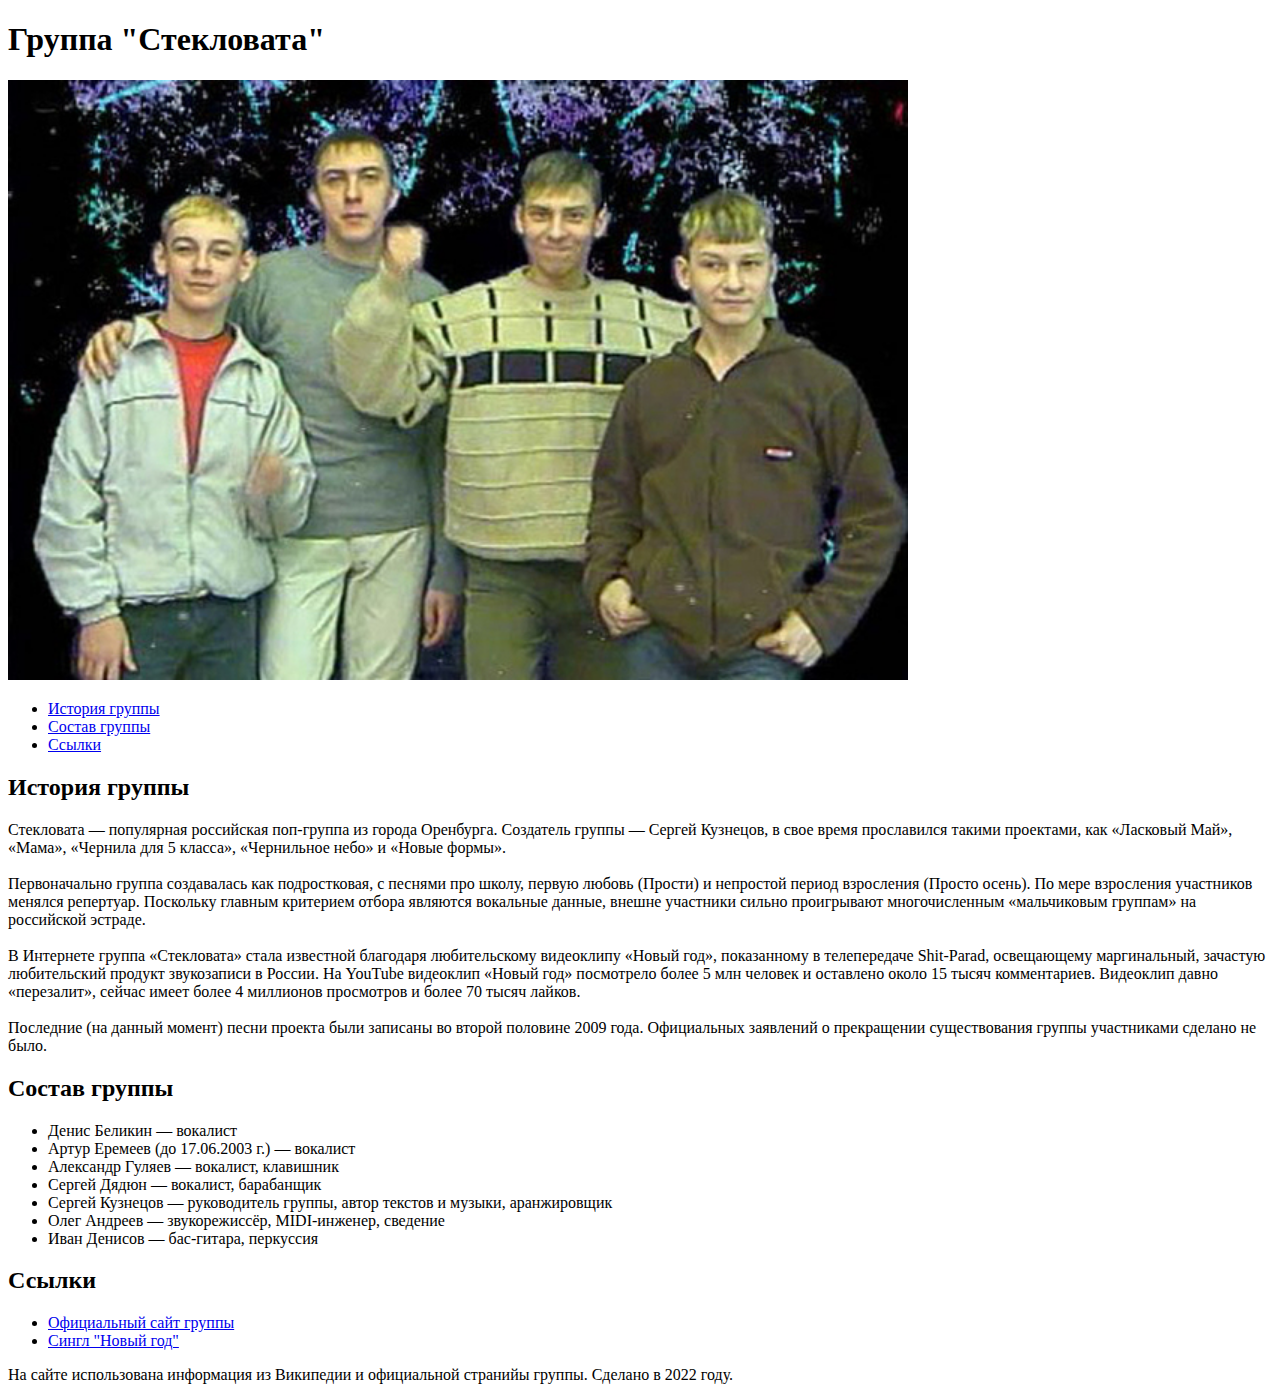
<file: 1_project_steklovata/index.html>
<!DOCTYPE html>
<html lang="en">
<head>
    <meta charset="UTF-8">
    <meta http-equiv="X-UA-Compatible" content="IE=edge">
    <meta name="viewport" content="width=device-width, initial-scale=1.0">
    <title>Project1</title>
</head>
<body>
    <h1>Группа "Стекловата"</h1>
    <img src="steklovata.jpg" width="900" alt="">
    <ul>
        <li> <a href="#History">История группы</a></li>
        <li> <a href="#Members">Состав группы</a></li>
        <li> <a href="#Links"> Ссылки</a></li>
    </ul>
    <h2 id="History">История группы</h2>
    <p>
    Стекловата — популярная российская поп-группа из города Оренбурга. Создатель группы — Сергей Кузнецов, в свое время прославился такими проектами, как «Ласковый Май», «Мама», «Чернила для 5 класса», «Чернильное небо» и «Новые формы».
    <br>
    <br>
    Первоначально группа создавалась как подростковая, с песнями про школу, первую любовь (Прости) и непростой период взросления (Просто осень). По мере взросления участников менялся репертуар. Поскольку главным критерием отбора являются вокальные данные, внешне участники сильно проигрывают многочисленным «мальчиковым группам» на российской эстраде.
    <br>
    <br>
    В Интернете группа «Стекловата» стала известной благодаря любительскому видеоклипу «Новый год», показанному в телепередаче Shit-Parad, освещающему маргинальный, зачастую любительский продукт звукозаписи в России. На YouTube видеоклип «Новый год» посмотрело более 5 млн человек и оставлено около 15 тысяч комментариев. Видеоклип давно «перезалит», сейчас имеет более 4 миллионов просмотров и более 70 тысяч лайков.
    <br>
    <br>
    Последние (на данный момент) песни проекта были записаны во второй половине 2009 года. Официальных заявлений о прекращении существования группы участниками сделано не было.
    </p>
    <h2 id="Members">Состав группы</h2>
    <ul>
        <li>Денис Беликин — вокалист</li>
        <li>Артур Еремеев (до 17.06.2003 г.) — вокалист</li>
        <li>Александр Гуляев — вокалист, клавишник</li>
        <li>Сергей Дядюн — вокалист, барабанщик</li>
        <li>Сергей Кузнецов — руководитель группы, автор текстов и музыки, аранжировщик</li>
        <li>Олег Андреев — звукорежиссёр, MIDI-инженер, сведение</li>
        <li>Иван Денисов — бас-гитара, перкуссия</li>      
    </ul>
    <h2 id="Links">Ссылки</h2>
    <ul>
        <li><a href="https://www.gosdetstvo.ru/steklovata/">Официальный сайт группы</a></li>
        <li><a href="https://youtu.be/F6ncFBDTD6o">Сингл "Новый год"</a></li>
    </ul>
    <p>На сайте использована информация из Википедии и официальной странийы группы. Сделано в 2022 году.</p>
</body>
</html>
</file>
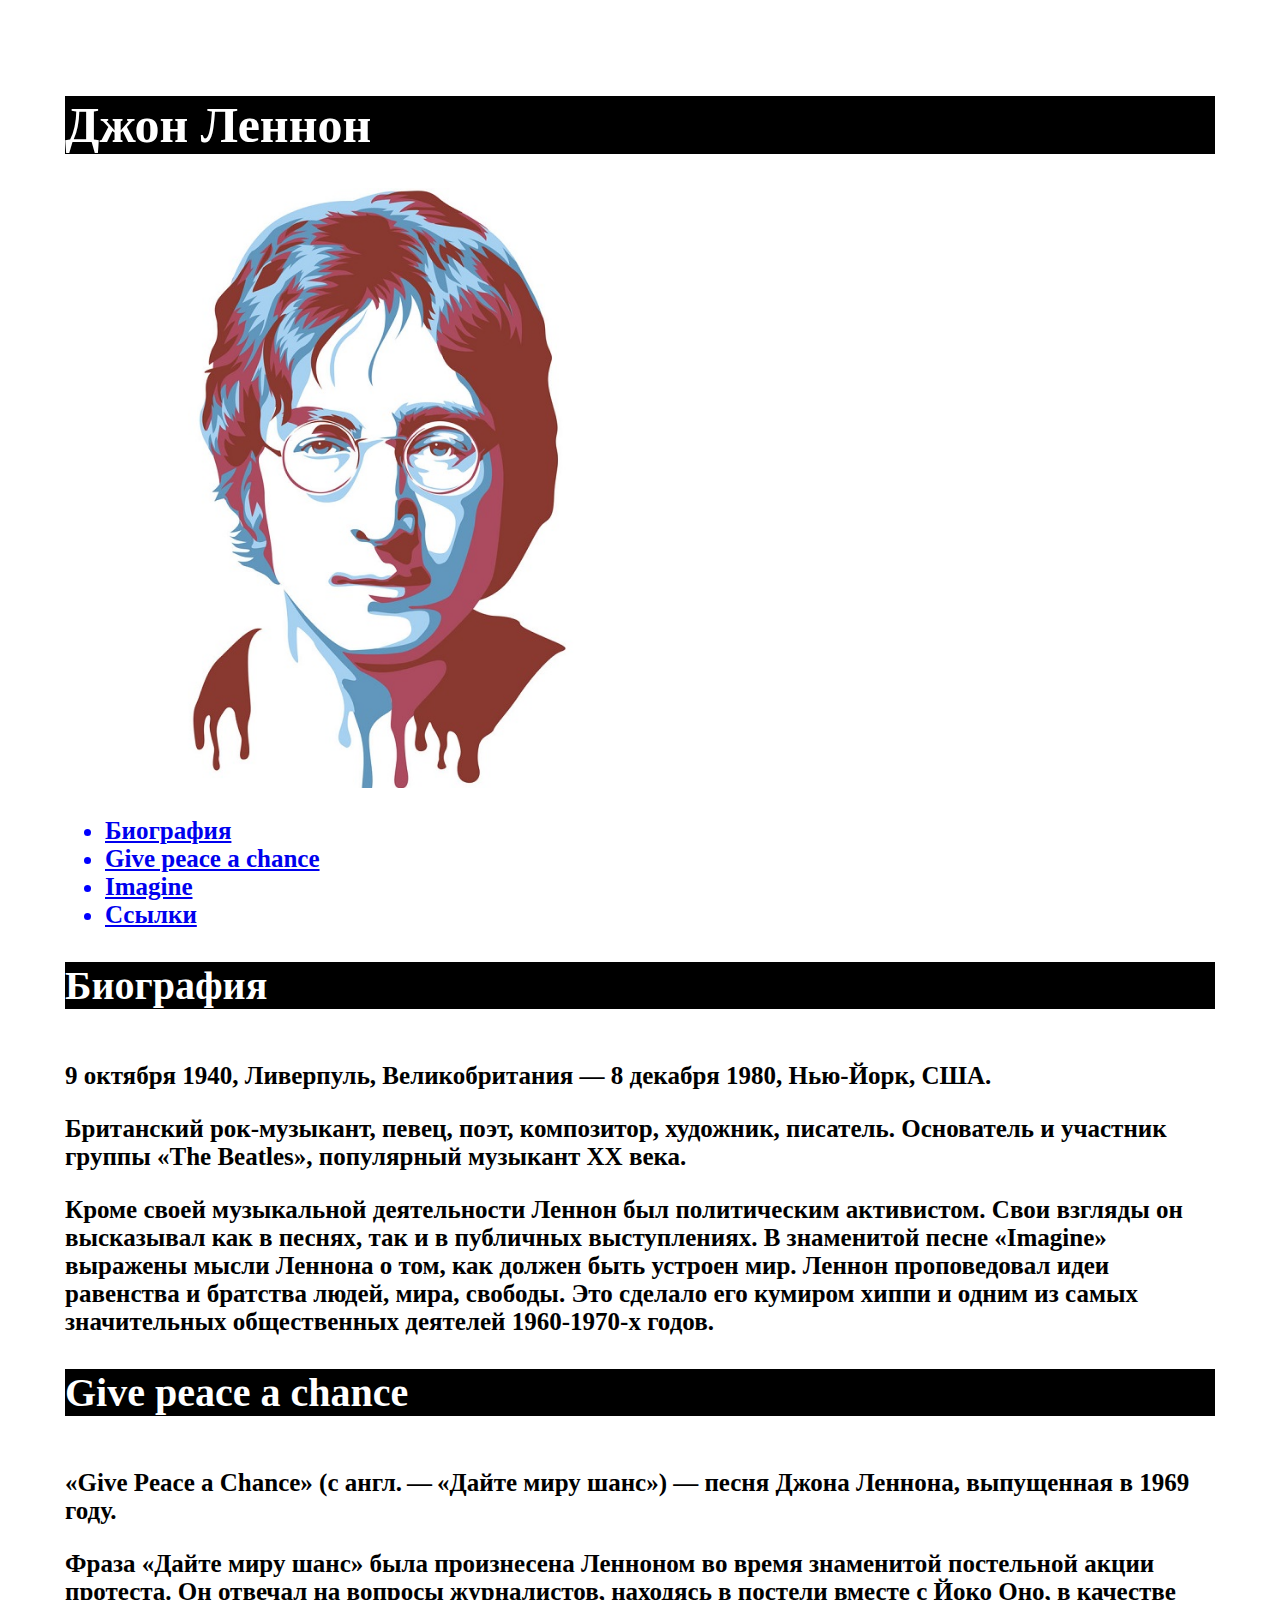
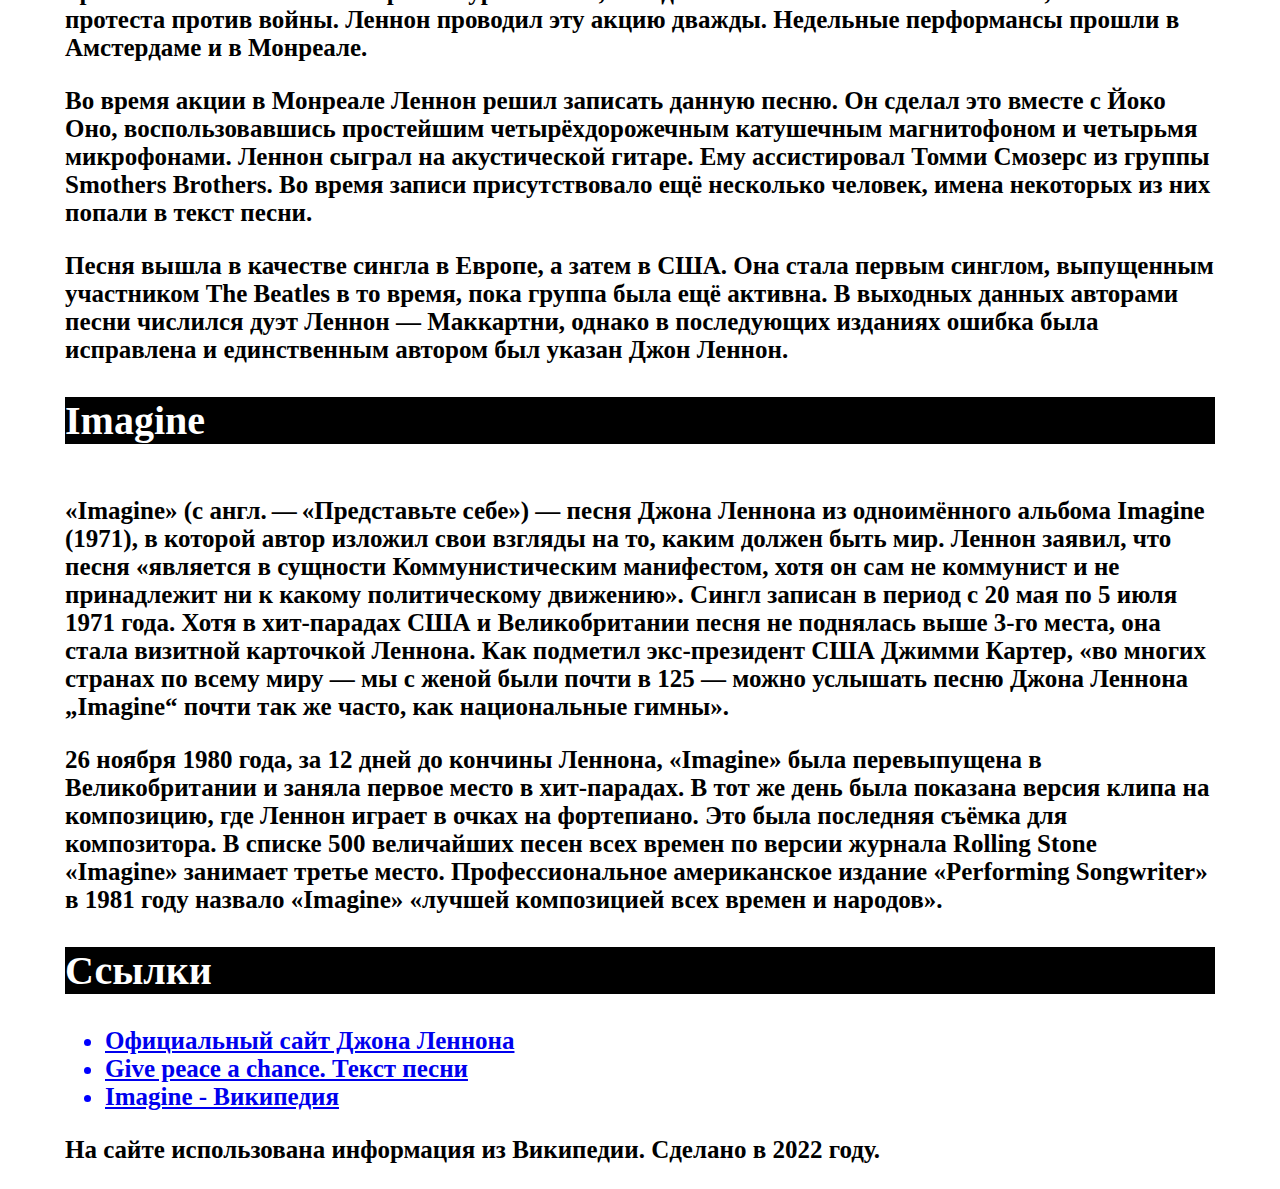
<file: 2_project_css/index.html>
<!DOCTYPE html>
<html lang="en">
<head>
    <meta charset="UTF-8">
    <meta http-equiv="X-UA-Compatible" content="IE=edge">
    <meta name="viewport" content="width=device-width, initial-scale=1.0">
    <link rel="stylesheet" href="styles.css">
    <title>Project2</title>
</head>
<body>
    
    <h1 class="headers">Джон Леннон</h1>
    
    <img src="john_lennon.jpg" height="600">
    
    <ul>
        <li> <a href="#Biography">Биография</a></li>
        <li> <a href="#Give_peace_a_chance">Give peace a chance</a></li>
        <li> <a href="#Imagine">Imagine</a></li>
        <li> <a href="#Links"> Ссылки</a></li>
    </ul>
    
    <h2 class="headers" id="Biography">Биография</h2>
   
   <div class="text_block">
        <p>9 октября 1940, Ливерпуль, Великобритания — 8 декабря 1980, Нью-Йорк, США.</p>
        <p>Британский рок-музыкант, певец, поэт, композитор, художник, писатель. Основатель и участник группы «The Beatles», популярный музыкант XX века.</p>
        <p>Кроме своей музыкальной деятельности Леннон был политическим активистом. Свои взгляды он высказывал как в песнях, так и в публичных выступлениях. В знаменитой песне «Imagine» выражены мысли Леннона о том, как должен быть устроен мир. Леннон проповедовал идеи равенства и братства людей, мира, свободы. Это сделало его кумиром хиппи и одним из самых значительных общественных деятелей 1960-1970-х годов.</p>
   </div>
   
    <h2 class="headers" id="Give_peace_a_chance">Give peace a chance</h2>
    
    <div class="text_block">
        <p>«Give Peace a Chance» (с англ. — «Дайте миру шанс») — песня Джона Леннона, выпущенная в 1969 году.</p>
        <p>Фраза «Дайте миру шанс» была произнесена Ленноном во время знаменитой постельной акции протеста. Он отвечал на вопросы журналистов, находясь в постели вместе с Йоко Оно, в качестве протеста против войны. Леннон проводил эту акцию дважды. Недельные перформансы прошли в Амстердаме и в Монреале.</p>
        <p>Во время акции в Монреале Леннон решил записать данную песню. Он сделал это вместе с Йоко Оно, воспользовавшись простейшим четырёхдорожечным катушечным магнитофоном и четырьмя микрофонами. Леннон сыграл на акустической гитаре. Ему ассистировал Томми Смозерс из группы Smothers Brothers. Во время записи присутствовало ещё несколько человек, имена некоторых из них попали в текст песни.</p>
        <p>Песня вышла в качестве сингла в Европе, а затем в США. Она стала первым синглом, выпущенным участником The Beatles в то время, пока группа была ещё активна. В выходных данных авторами песни числился дуэт Леннон — Маккартни, однако в последующих изданиях ошибка была исправлена и единственным автором был указан Джон Леннон.</p>
    </div>
    
    <h2 class="headers" id="Imagine">Imagine</h2>
    
    <div class="text_block">
        <p>«Imagine» (с англ. — «Представьте себе») — песня Джона Леннона из одноимённого альбома Imagine (1971), в которой автор изложил свои взгляды на то, каким должен быть мир. Леннон заявил, что песня «является в сущности Коммунистическим манифестом, хотя он сам не коммунист и не принадлежит ни к какому политическому движению». Сингл записан в период с 20 мая по 5 июля 1971 года. Хотя в хит-парадах США и Великобритании песня не поднялась выше 3-го места, она стала визитной карточкой Леннона. Как подметил экс-президент США Джимми Картер, «во многих странах по всему миру — мы с женой были почти в 125 — можно услышать песню Джона Леннона „Imagine“ почти так же часто, как национальные гимны».</p>
        <p>26 ноября 1980 года, за 12 дней до кончины Леннона, «Imagine» была перевыпущена в Великобритании и заняла первое место в хит-парадах. В тот же день была показана версия клипа на композицию, где Леннон играет в очках на фортепиано. Это была последняя съёмка для композитора. В списке 500 величайших песен всех времен по версии журнала Rolling Stone «Imagine» занимает третье место. Профессиональное американское издание «Performing Songwriter» в 1981 году назвало «Imagine» «лучшей композицией всех времен и народов».</p>
    </div>
    
    <h2 class="headers" id="Links">Ссылки</h2>
    
    <ul>
        <li><a href="https://www.johnlennon.com/">Официальный сайт Джона Леннона</a></li>
        <li><a href="https://www.lyrics.com/lyric/773071/The+Plastic+Ono+Band/Give+Peace+a+Chance">Give peace a chance. Текст песни</a></li>
        <li><a href="https://ru.wikipedia.org/wiki/Imagine_(%D0%BF%D0%B5%D1%81%D0%BD%D1%8F)">Imagine - Википедия</a></li>
    </ul>
    
    <p>На сайте использована информация из Википедии. Сделано в 2022 году.</p>  
</body>
</html>
</file>
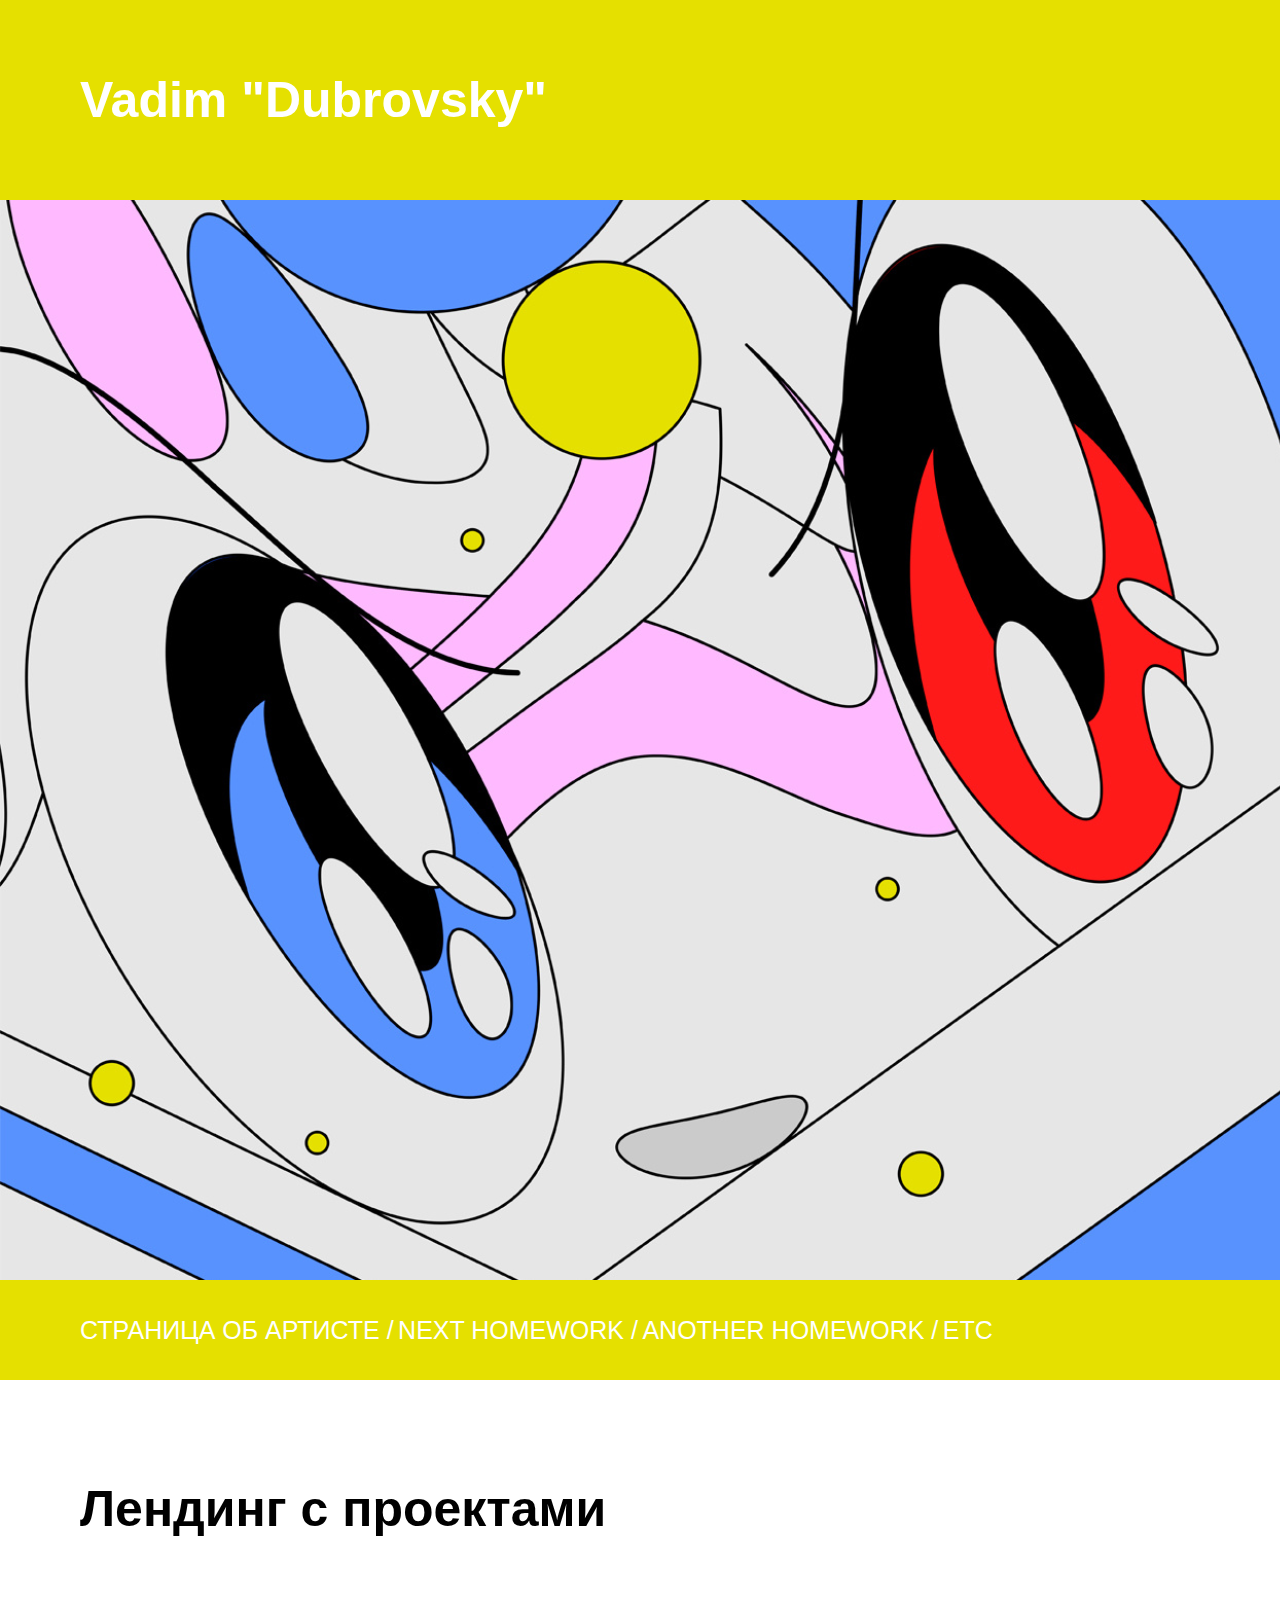
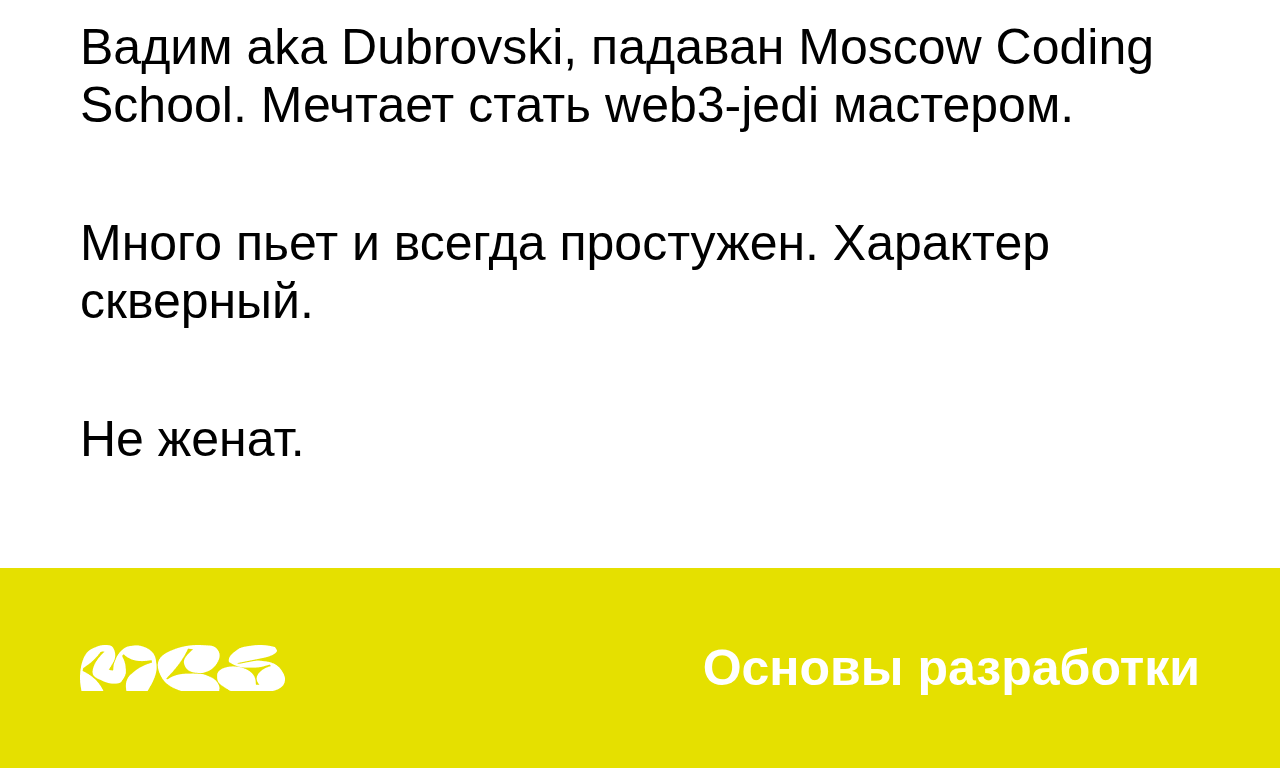
<file: 3_project_backgrounds_flexboxes/index.html>
<!DOCTYPE html>
<html lang="en">
<head>
    <meta charset="UTF-8">
    <meta http-equiv="X-UA-Compatible" content="IE=edge">
    <meta name="viewport" content="width=device-width, initial-scale=1.0">
    <title>Project 3</title>
    <link rel="stylesheet" href="styles.css">
</head>
<body>
    <div class="stripe thick-stripe container">
        <h1>Vadim "Dubrovsky"</h1>        
    </div>
    <div class="background"></div>
    <div class="stripe thin-stripe container">
        <ul>
        <li><a href='../2_project_css/index.html' target="_blank">страница об артисте</a></li>
        <li><a href='../homework1/index.html' target="_blank">next homework</a></li>
        <li><a href='../homework2/index.html' target="_blank">another homework</a></li>
        <li><a href='../homework3/index.html' target="_blank">etc</a></li>
        </ul>
    </div>
    <div class="text_block container">
        <div class="content">
        <h1>Лендинг с проектами</h1>    
        <p>Вадим aka Dubrovski, падаван Moscow Coding School. Мечтает стать web3-jedi мастером.</p>
        <p>Много пьет и всегда простужен. Характер скверный.</p>
        <p>Не женат.</p>
        </div>
    </div>
    <div class="stripe thick-stripe container">
        <img src="images/logo.png" alt="mcs">
        <h1>Основы разработки</h1>
    </div>
</body>
</html>
</file>
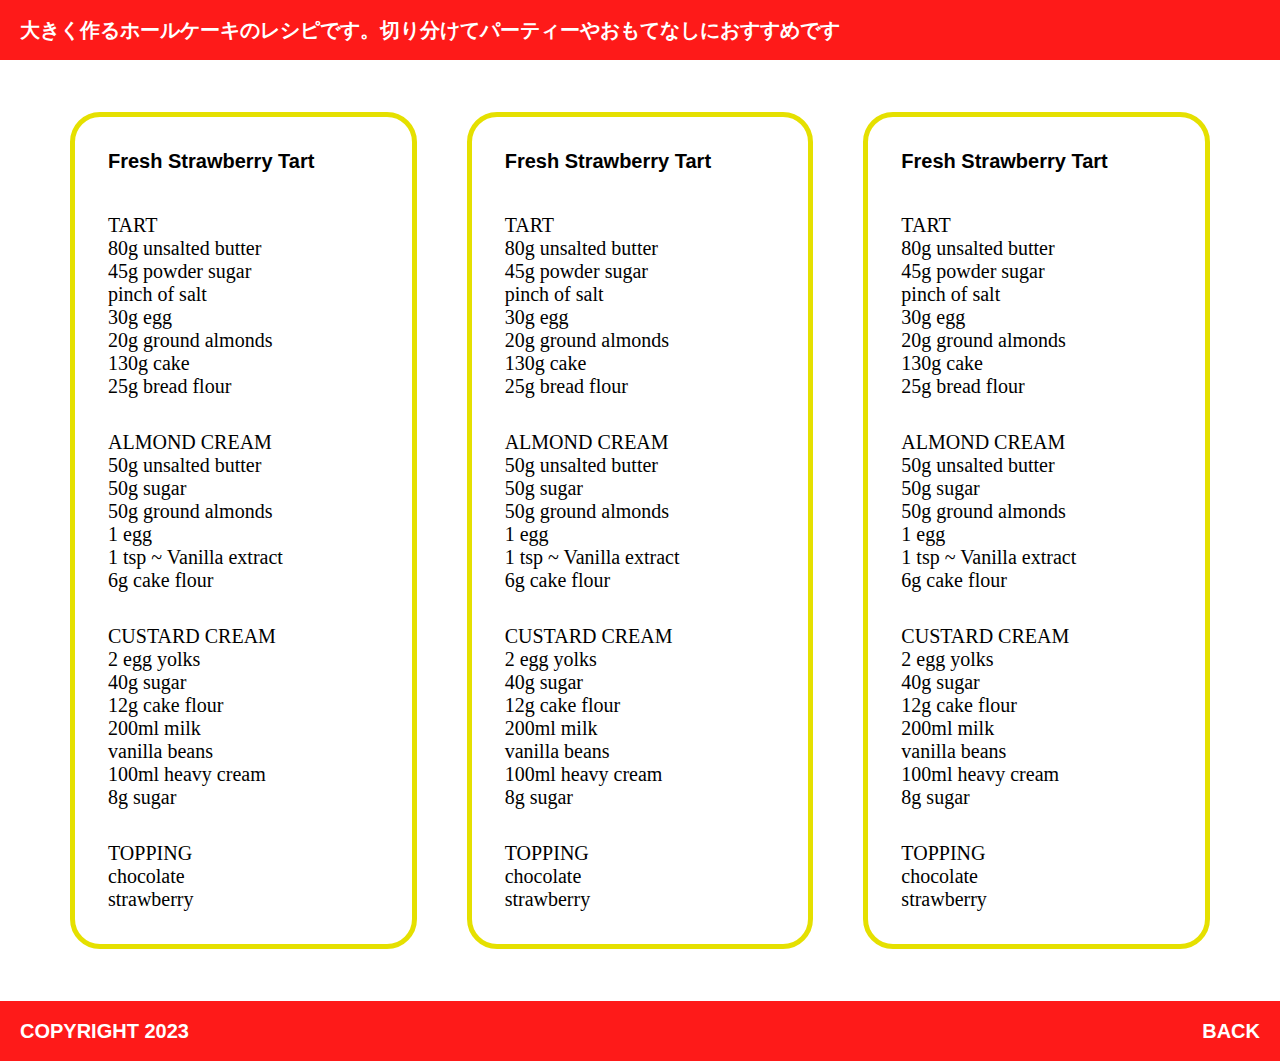
<file: 4_project_flexboxes/index.html>
<!DOCTYPE html>
<html lang="en">
<head>
    <meta charset="UTF-8">
    <meta http-equiv="X-UA-Compatible" content="IE=edge">
    <meta name="viewport" content="width=device-width, initial-scale=1.0">
    <title>Project 4</title>
    <link rel="stylesheet" href="styles.css">
</head>
<body>
    <div class="stripe">
        <h1>大きく作るホールケーキのレシピです。切り分けてパーティーやおもてなしにおすすめです</h1>
    </div>
    
    <div class="content">
        <div class="recipe-block">
            <h1>Fresh Strawberry Tart</h1>
            
            <ul>
                <li>Tart</li>
                <li>80g unsalted butter</li>
                <li>45g powder sugar</li>
                <li>pinch of salt</li>
                <li>30g egg</li>
                <li>20g ground almonds</li>
                <li>130g cake</li>
                <li> 25g bread flour</li>                
            </ul>
                
            <ul>
                <li>Almond cream</li>
                <li>50g unsalted butter</li>
                <li>50g sugar</li>
                <li>50g ground almonds</li>
                <li>1 egg</li>
                <li>1 tsp ~ Vanilla extract</li>
                <li>6g cake flour</li>

            </ul>
            <ul>
                <li>Custard cream</li>
                <li> 2 egg yolks </li>
                <li>40g sugar</li>
                <li>12g cake flour</li>
                <li>200ml milk</li>
                <li>vanilla beans</li>
                <li>100ml heavy cream</li>
                <li>8g sugar</li>
            </ul>
            <ul>
                <li>Topping</li>               
                <li>chocolate</li>
                <li>strawberry</li>
            </ul>           
        </div>
        <div class="recipe-block">
            <h1>Fresh Strawberry Tart</h1>
            
            <ul>
                <li>Tart</li>
                <li>80g unsalted butter</li>
                <li>45g powder sugar</li>
                <li>pinch of salt</li>
                <li>30g egg</li>
                <li>20g ground almonds</li>
                <li>130g cake</li>
                <li> 25g bread flour</li>                
            </ul>
                
            <ul>
                <li>Almond cream</li>
                <li>50g unsalted butter</li>
                <li>50g sugar</li>
                <li>50g ground almonds</li>
                <li>1 egg</li>
                <li>1 tsp ~ Vanilla extract</li>
                <li>6g cake flour</li>

            </ul>
            <ul>
                <li>Custard cream</li>
                <li> 2 egg yolks </li>
                <li>40g sugar</li>
                <li>12g cake flour</li>
                <li>200ml milk</li>
                <li>vanilla beans</li>
                <li>100ml heavy cream</li>
                <li>8g sugar</li>
            </ul>
            <ul>
                <li>Topping</li>               
                <li>chocolate</li>
                <li>strawberry</li>
            </ul>           
        </div>
        <div class="recipe-block last-block">
            <h1>Fresh Strawberry Tart</h1>
            
            <ul>
                <li>Tart</li>
                <li>80g unsalted butter</li>
                <li>45g powder sugar</li>
                <li>pinch of salt</li>
                <li>30g egg</li>
                <li>20g ground almonds</li>
                <li>130g cake</li>
                <li> 25g bread flour</li>                
            </ul>
                
            <ul>
                <li>Almond cream</li>
                <li>50g unsalted butter</li>
                <li>50g sugar</li>
                <li>50g ground almonds</li>
                <li>1 egg</li>
                <li>1 tsp ~ Vanilla extract</li>
                <li>6g cake flour</li>

            </ul>
            <ul>
                <li>Custard cream</li>
                <li> 2 egg yolks </li>
                <li>40g sugar</li>
                <li>12g cake flour</li>
                <li>200ml milk</li>
                <li>vanilla beans</li>
                <li>100ml heavy cream</li>
                <li>8g sugar</li>
            </ul>
            <ul>
                <li>Topping</li>               
                <li>chocolate</li>
                <li>strawberry</li>
            </ul>           
        </div>
    </div>

    <div class="stripe">
        <h1>Copyright 2023</h1>
        <h1> <a href="dummy.html" target="_blank">back</a></h1>
    </div>
</body>
</html>
</file>
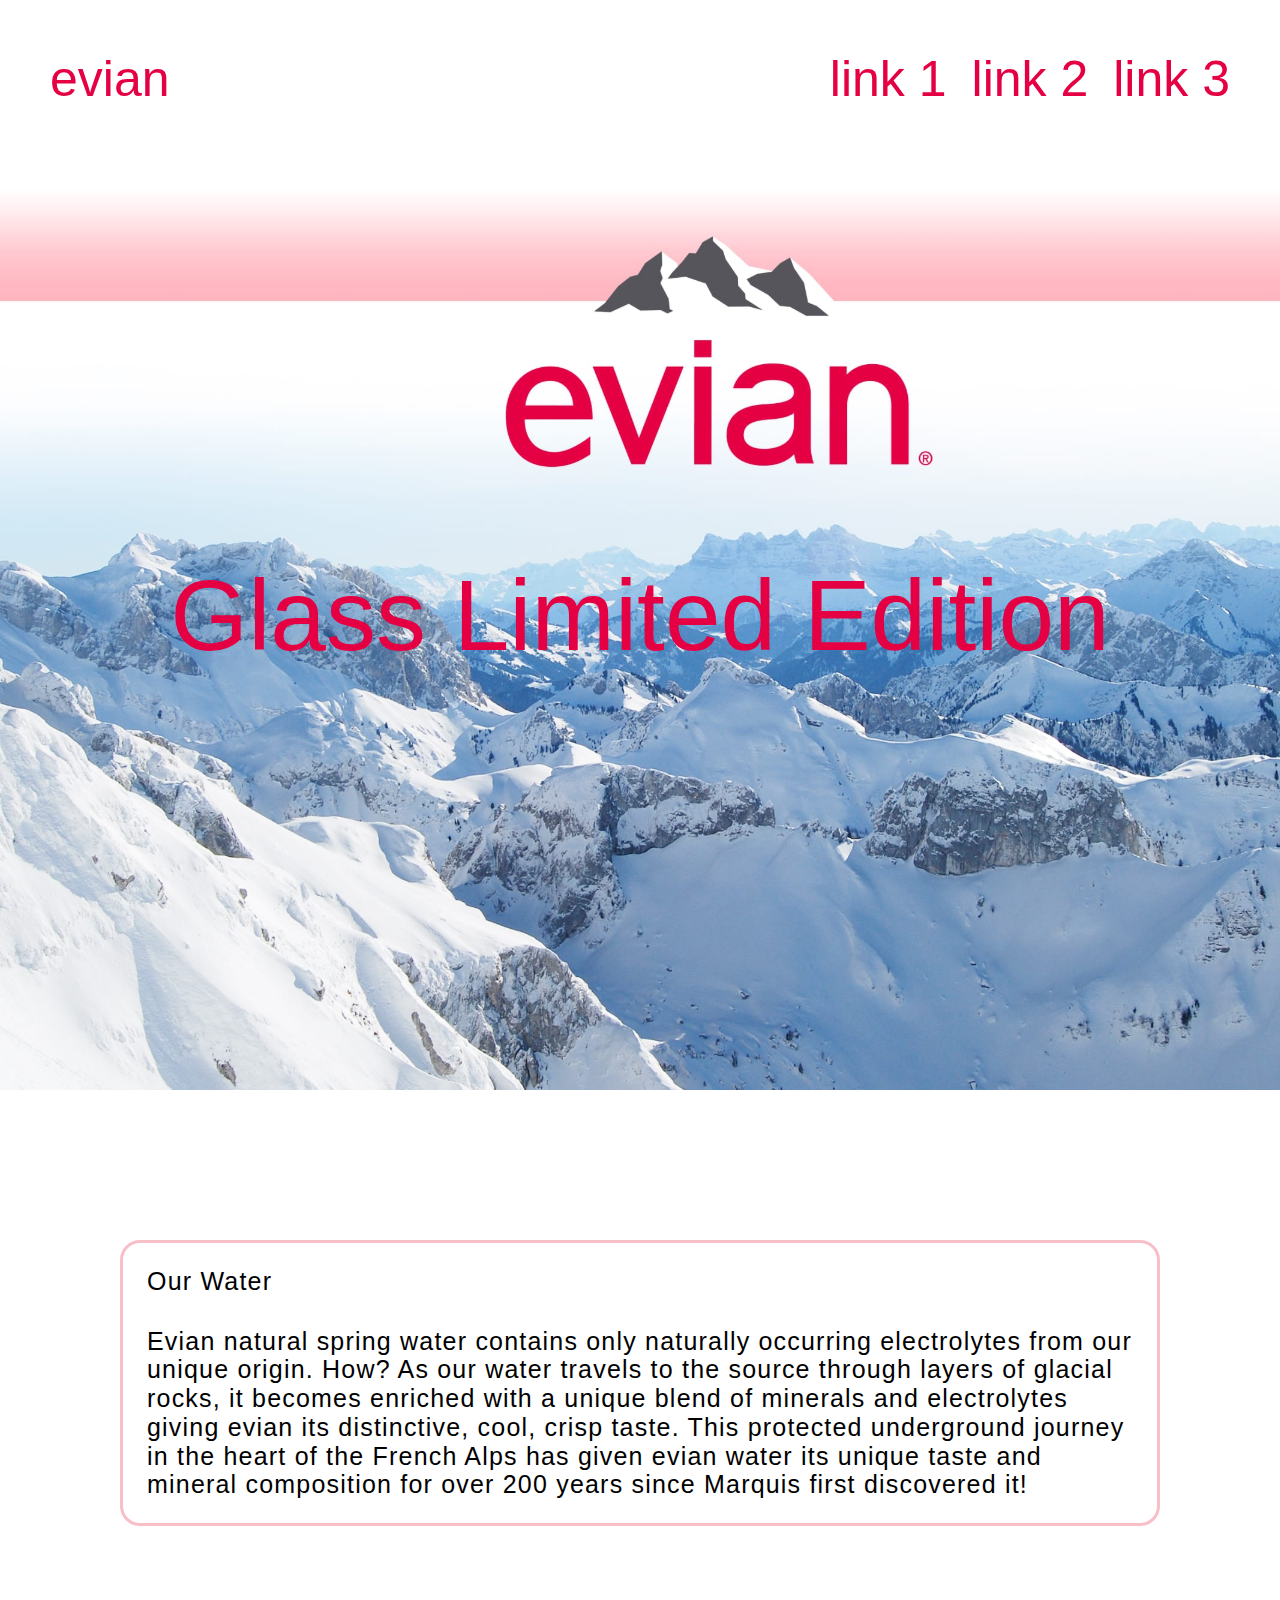
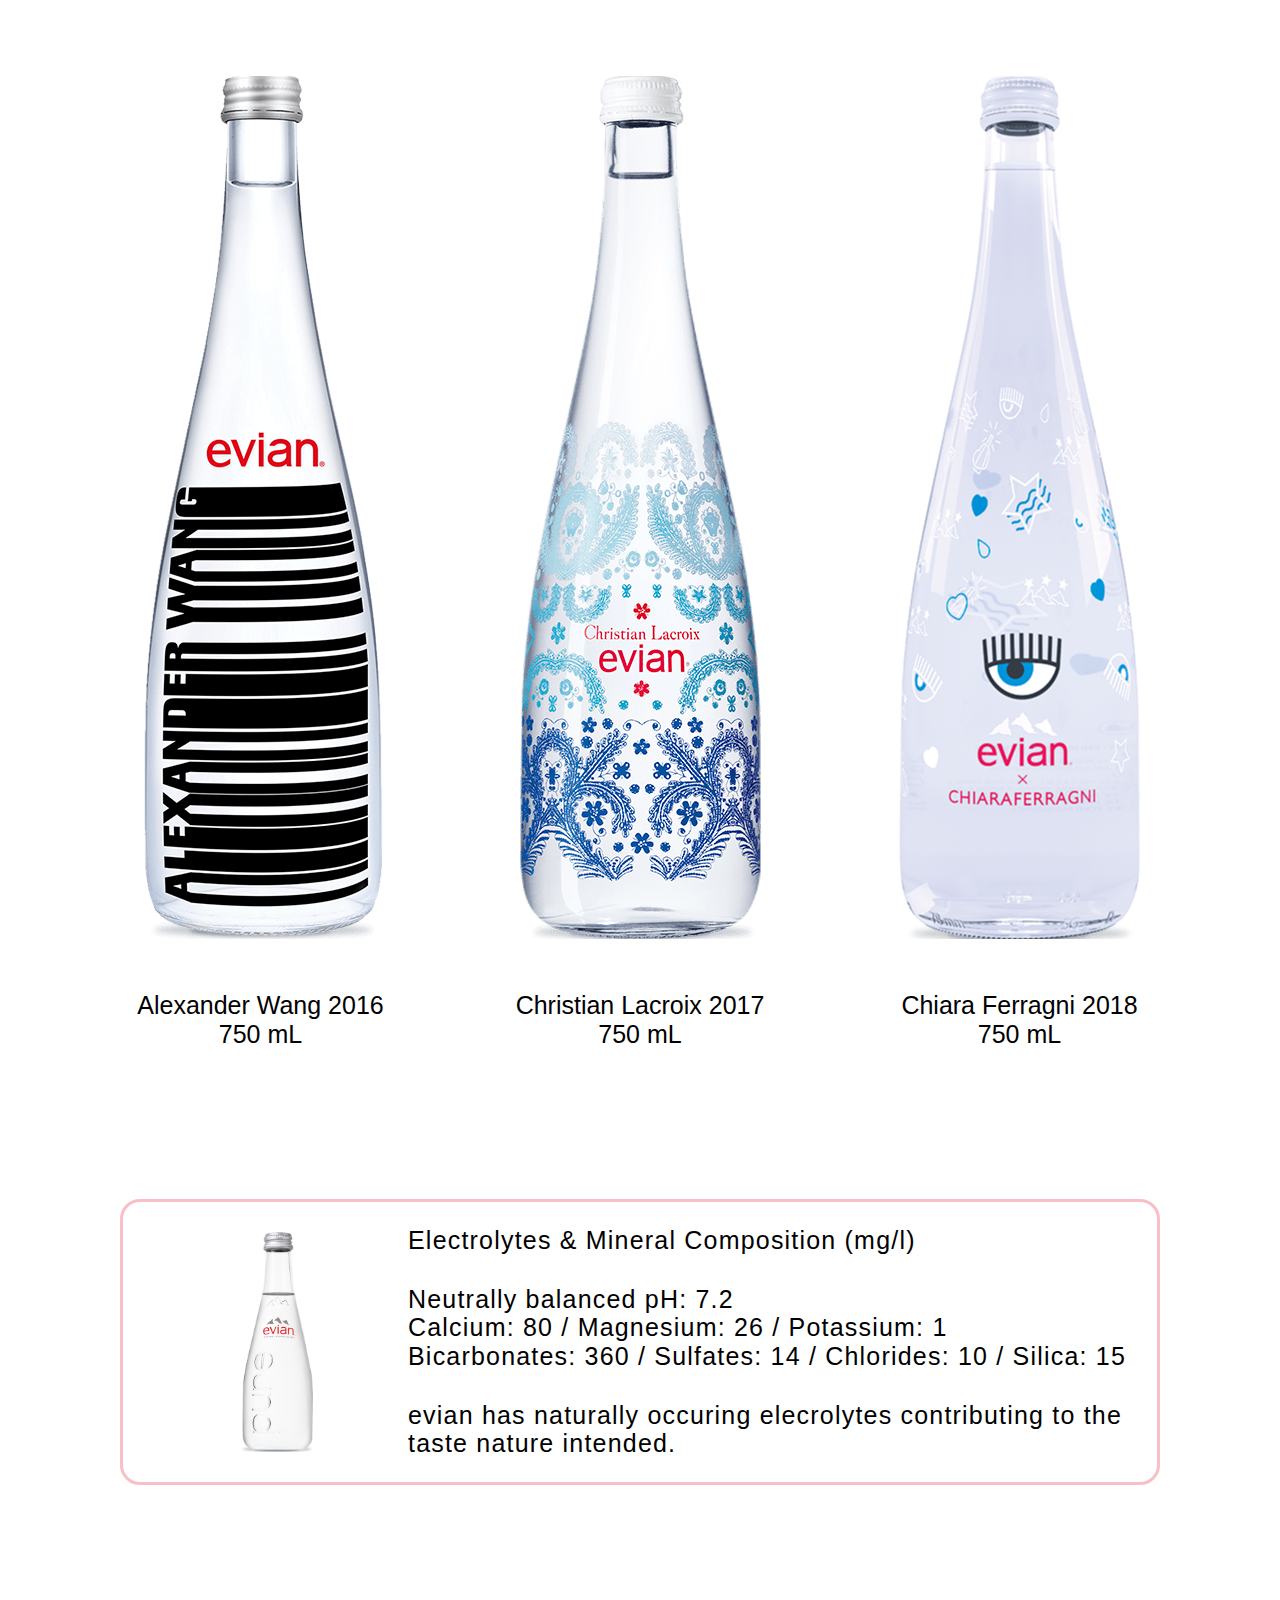
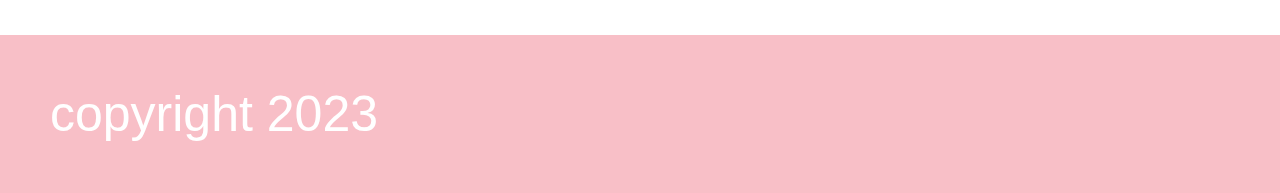
<file: 5_project_positioning/index.html>
<!DOCTYPE html>
<html lang="en">
<head>
    <meta charset="UTF-8">
    <meta http-equiv="X-UA-Compatible" content="IE=edge">
    <meta name="viewport" content="width=device-width, initial-scale=1.0">
    <title>Evian</title>
    <link rel="stylesheet" href="styles.css">
</head>

<body>

<div class="container">

<div class="headers-footers header">
    <p>evian</p>
    <ul>
        <li><a href="dummy1.html" target="_blank">link 1</a></li>
        <li><a href="dummy2.html" target="_blank">link 2</a></li>
        <li><a href="dummy3.html" target="_blank">link 3</a></li>
    </ul>
</div>

<div class="hero">
    <p>Glass Limited Edition</p>
</div>

<div class="text-block">
    <div class="inblock-text">
    <p>Our Water</p>
    <p>
    Evian natural spring water contains only naturally occurring electrolytes from our unique origin. How? As our water travels to the source through layers of glacial rocks, it becomes enriched with a unique blend of minerals and electrolytes giving evian its distinctive, cool, crisp taste. This protected underground journey in the heart of the French Alps has given evian water its unique taste and mineral composition for over 200 years since Marquis first discovered it!    
    </p>
    </div>
</div>

<div class="product-line">
    <div class="product-item">
        <figure>
            <img src="images/wang.svg">
            <figcaption>Alexander Wang 2016 750 mL</figcaption>
        </figure>
    </div>
    <div class="product-item">
        <figure>
            <img src="images/blue.svg">
            <figcaption>Christian Lacroix 2017 750 mL</figcaption>
        </figure>
    </div>
    <div class="product-item">
        <figure>
            <img src="images/chiara.svg">
            <figcaption>Chiara Ferragni 2018 750 mL</figcaption>
        </figure>
    </div>
</div>

<div class="text-block">
    <img src="images/glass.svg">
    <div class="inblock-text">
        <p>Electrolytes & Mineral Composition (mg/l)</p>
        <p>Neutrally balanced pH: 7.2<br> Calcium: 80 / Magnesium: 26 / Potassium: 1<br> Bicarbonates: 360 / Sulfates: 14 / Chlorides: 10 / Silica: 15</p>
        <p>evian has naturally occuring elecrolytes contributing to the taste nature intended.</p>
    </div>
</div>

<div class="headers-footers footer">
    <p>copyright 2023</p>
</div>

</div>

</body>
</html>
</file>
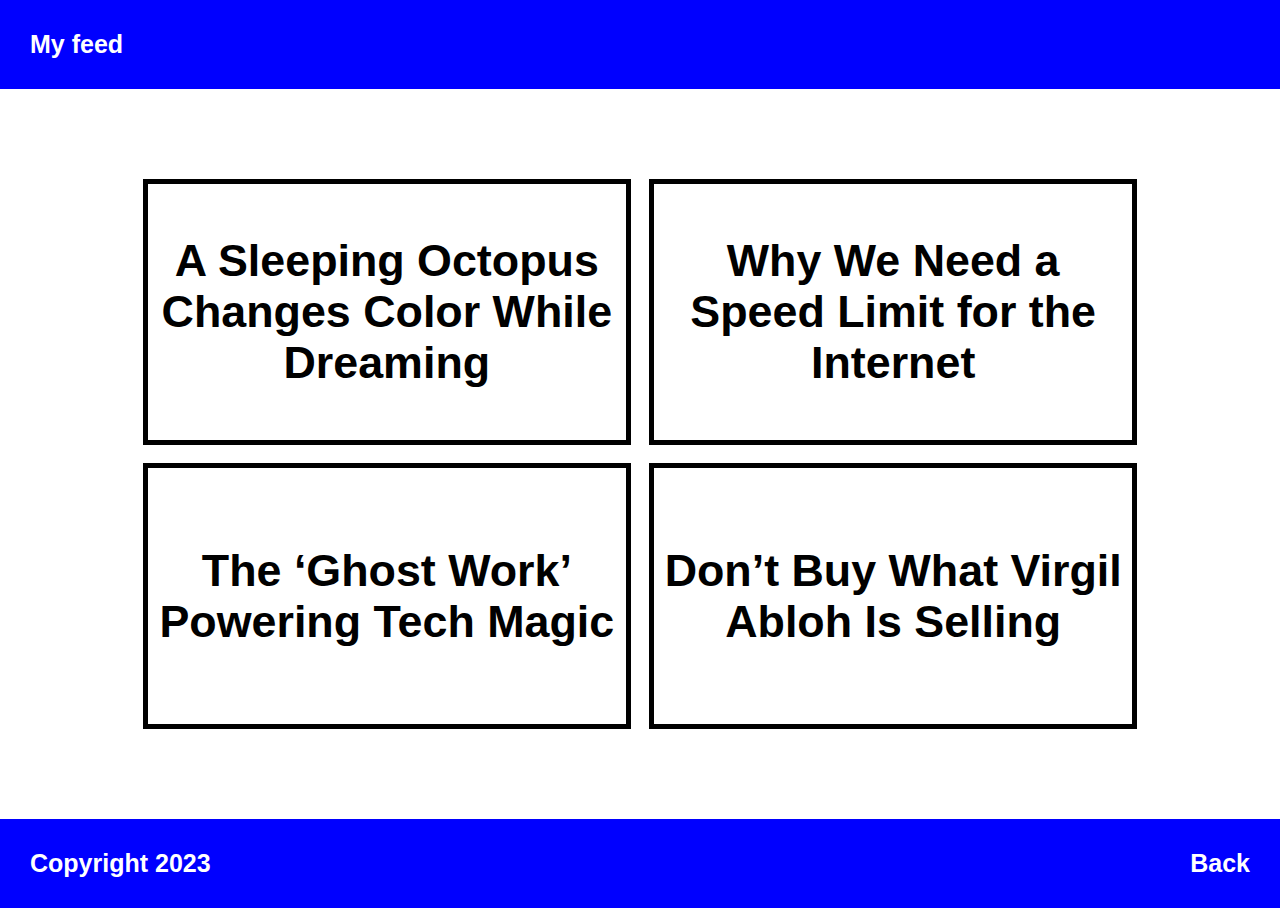
<file: 6_project_responsive_design/index.html>
<!DOCTYPE html>
<html lang="en">
<head>
    <meta charset="UTF-8">
    <meta http-equiv="X-UA-Compatible" content="IE=edge">
    <meta name="viewport" content="width=device-width, initial-scale=1.0, maximum-scale=1.0">
    <title>Project6</title>
    <link rel="stylesheet" href="styles.css">
</head>

<body>

    <div class="headers-footers">
        <p>My feed</p>
    </div>

    <div class="container">
        <div class="block">
            <p>A Sleeping Octopus Changes Color While Dreaming</p>
        </div>
        <div class="block">
            <p>Why We Need a Speed Limit for the Internet</p>
        </div>
        <div class="block">
            <p>The ‘Ghost Work’ Powering Tech Magic</p>
        </div>
        <div class="block">
            <p>Don’t Buy What Virgil Abloh Is Selling</p>
        </div>
    </div>

    <div class="headers-footers">
        <p>Copyright 2023</p>
        <p>Back</p>
    </div>
    
</body>
</html>
</file>
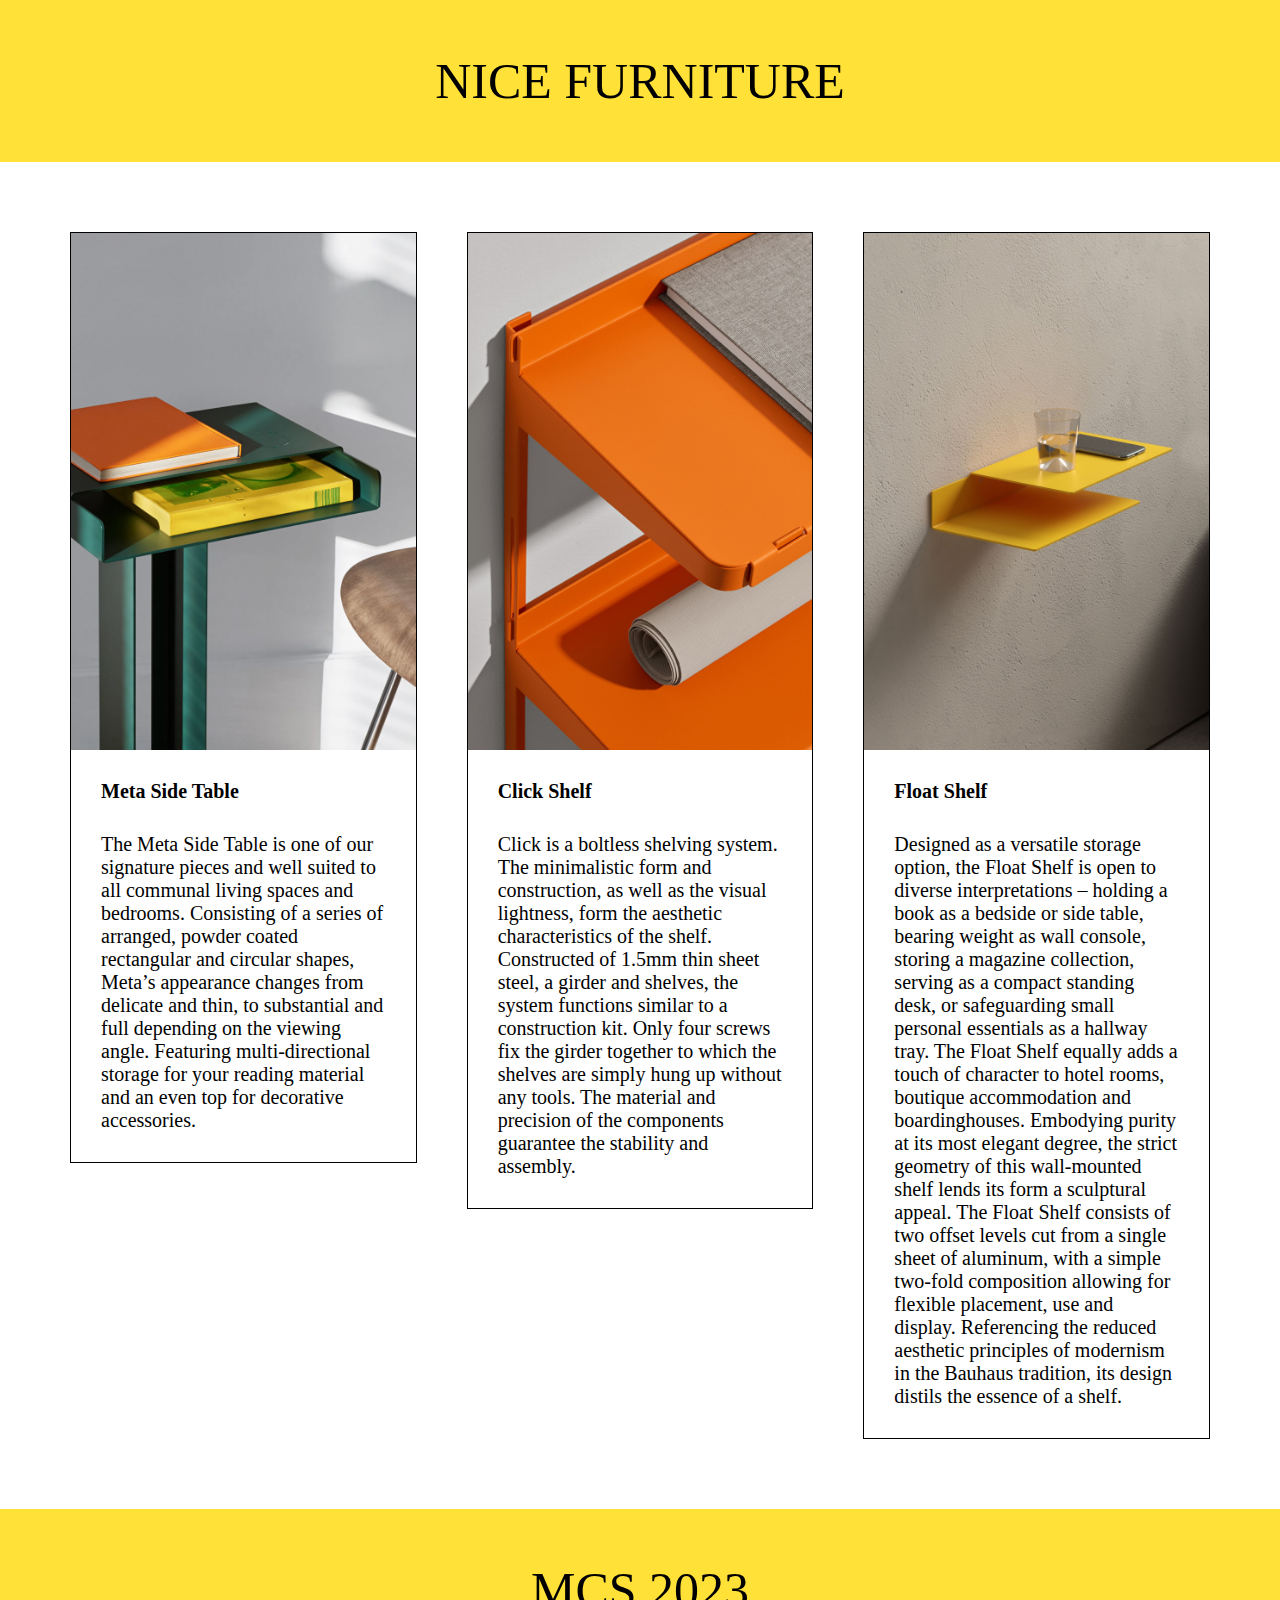
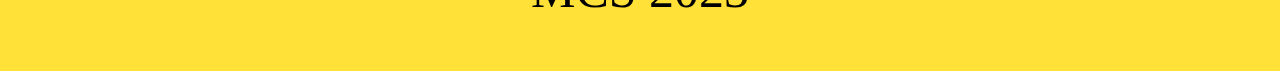
<file: 7_project_responsive_images/index.html>
<!DOCTYPE html>
<html lang="en">
<head>
    <meta charset="UTF-8">
    <meta http-equiv="X-UA-Compatible" content="IE=edge">
    <meta name="viewport" content="width=device-width, initial-scale=1.0, maximum-scale=1.0">
    <title>Project7</title>
    <link rel="stylesheet" href="styles.css">
</head>
<body>

<div class="headers-footers">
    <p>nice furniture</p>
</div>

<div class="page">
    <div class="block">
        <img srcset="images/Meta-Side-300x451.jpg 300w,
                    images/Meta-Side-400x600.jpg 400w,
                    images/Meta-Side-800x1200.jpg 800w"
                    sizes="(max-width: 375px) 300px,
                    (max-width: 768px) 400px,
                    800px"
             src="Meta-Side-400x600.jpg" alt="">
        <h1>Meta Side Table</h1>
        <p>
        The Meta Side Table is one of our signature pieces and well suited to all communal living spaces and bedrooms. Consisting of a series of arranged, powder coated rectangular and circular shapes, Meta’s appearance changes from delicate and thin, to substantial and full depending on the viewing angle. Featuring multi-directional storage for your reading material and an even top for decorative accessories.
        </p>
    </div>

    <div class="block">
        <img srcset="images/Click-Shelf-300x451.jpg 300w,
                    images/Click-Shelf-400x600.jpg 400w,
                    images/Click-Shelf-800x1200.jpg 800w"
                    sizes="(max-width: 375px) 300px,
                    (max-width: 768px) 400px,
                    800px"
             src="Click-Shelf-400x600.jpg" alt="">

        <h1>Click Shelf</h1>
        <p>
        Click is a boltless shelving system. The minimalistic form and construction, as well as the visual lightness, form the aesthetic characteristics of the shelf. Constructed of 1.5mm thin sheet steel, a girder and shelves, the system functions similar to a construction kit. Only four screws fix the girder together to which the shelves are simply hung up without any tools. The material and precision of the components guarantee the stability and assembly.
        </p>
    </div>

    <div class="block">
        <img srcset="images/Float-Shelf-300x451.jpg 300w,
        images/Float-Shelf-400x600.jpg 400w,
        images/Float-Shelf-800x1200.jpg 800w"
        sizes="(max-width: 375px) 300px,
        (max-width: 768px) 400px,
        800px"
        src="Float-Shelf-400x600.jpg" alt="">
        <h1>Float Shelf</h1>
        <p>
        Designed as a versatile storage option, the Float Shelf is open to diverse interpretations – holding a book as a bedside or side table, bearing weight as wall console, storing a magazine collection, serving as a compact standing desk, or safeguarding small personal essentials as a hallway tray. The Float Shelf equally adds a touch of character to hotel rooms, boutique accommodation and boardinghouses. Embodying purity at its most elegant degree, the strict geometry of this wall-mounted shelf lends its form a sculptural appeal. The Float Shelf consists of two offset levels cut from a single sheet of aluminum, with a simple two-fold composition allowing for flexible placement, use and display. Referencing the reduced aesthetic principles of modernism in the Bauhaus tradition, its design distils the essence of a shelf.
        </p>
    </div>

</div>

<div class="headers-footers">
    <p>mcs 2023</p>
</div>

</body>
</html>
</file>
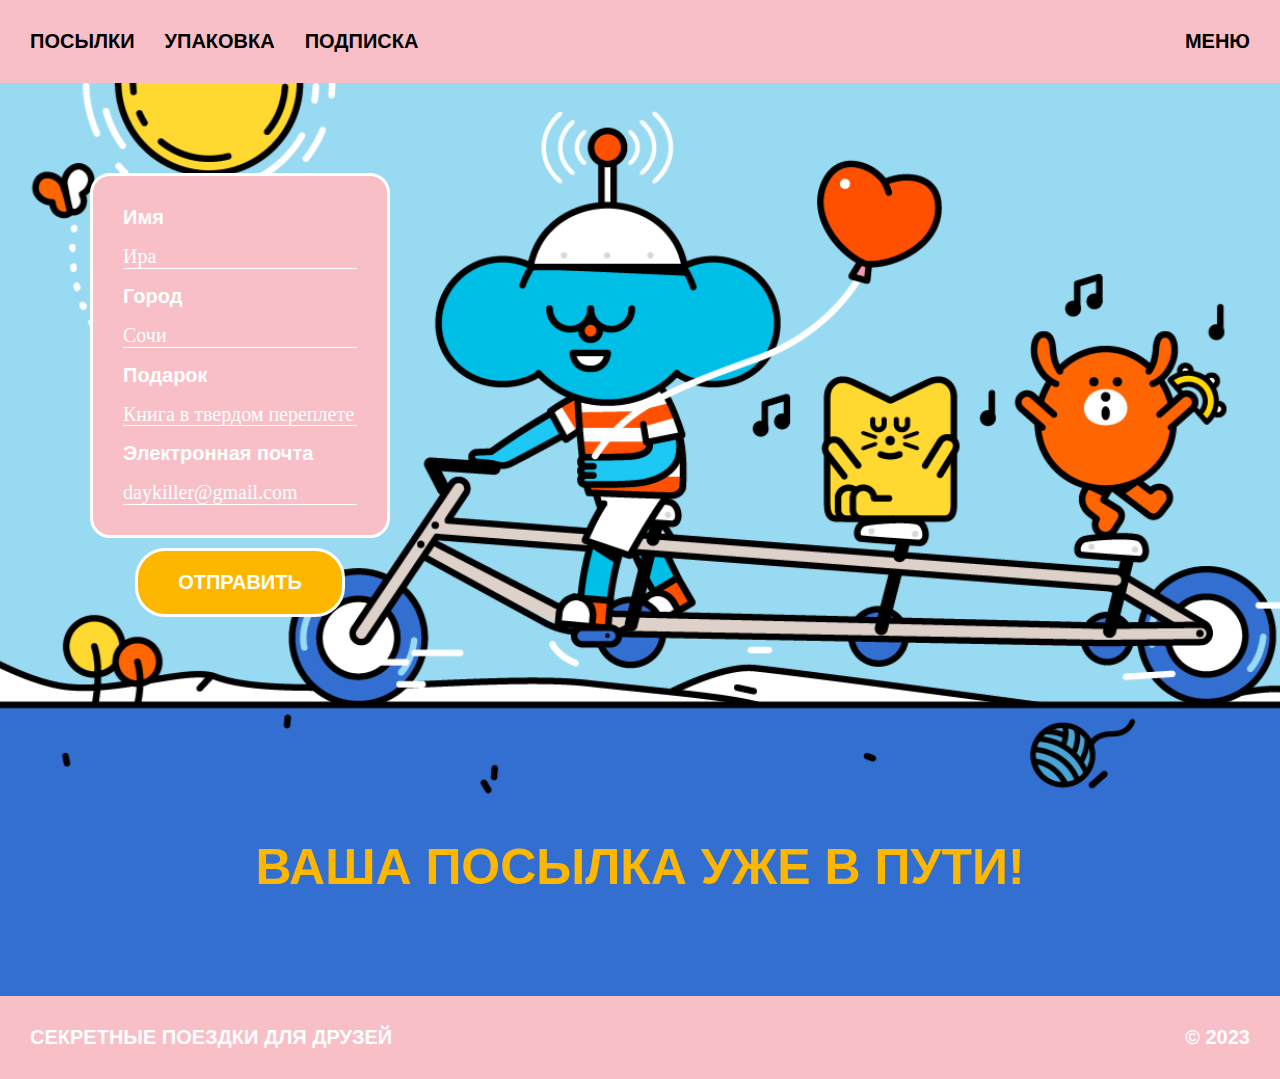
<file: 8_ProjectForms/index.html>
<!DOCTYPE html>
<html lang="en">
<head>
    <meta charset="UTF-8">
    <meta http-equiv="X-UA-Compatible" content="IE=edge">
    <meta name="viewport" content="width=device-width, initial-scale=1.0, maximum-scale=1.0">
    <title>Project8. HTML-forms</title>
    <link rel="stylesheet" href="styles.css">
</head>
<body>

<div class="content">

<div class="lock">
    
<header>    
    <ul>
        <li><a href="dummy.html" target="_blank">посылки</a></li>
        <li><a href="dummy.html" target="_blank">упаковка</a></li>
        <li><a href="dummy.html" target="_blank">подписка</a></li>
    </ul>
    <div class="dropdown">
    <span>меню</span>
    <ul class="features-menu">
        <li><a href="dummy.html" target="_blank">посылки</a></li>
        <li><a href="dummy.html" target="_blank">упаковка</a></li>
        <li><a href="dummy.html" target="_blank">подписка</a></li>
      </ul>
    </div>      
</header>

<div class="hero">
    <form
    action="https://formspree.io/f/xknazaok"
    method="post"
    class="receiver-form">

        <div class="form-row">
            <label for="full-name">Имя</label>
            <input id="full-name" name="full-name" type="text" placeholder="Ира"/>

            <label for="city">Город</label>
            <input id="city" name="city" type="text" placeholder="Сочи"/>

            <label for="gift">Подарок</label>
            <select id="gift" name="gift">
                <option value="book">Книга в твердом переплете</option>
                <option value="t-shirt">Футболка с мерчем</option>
                <option value="lolipop">Леденец</option>
            </select>

            <label for="email">Электронная почта</label>
            <input id="email" name="email" type="email"
            placeholder="daykiller@gmail.com"/>
        </div>

        <button>отправить</button>

    </form>
</div>

<p class="ground"> ваша посылка уже в пути!</p>

</div>

<footer>
<p>секретные поездки для друзей</p>
<p>© 2023</p>
</footer>

</div>

</body>
</html>
</file>
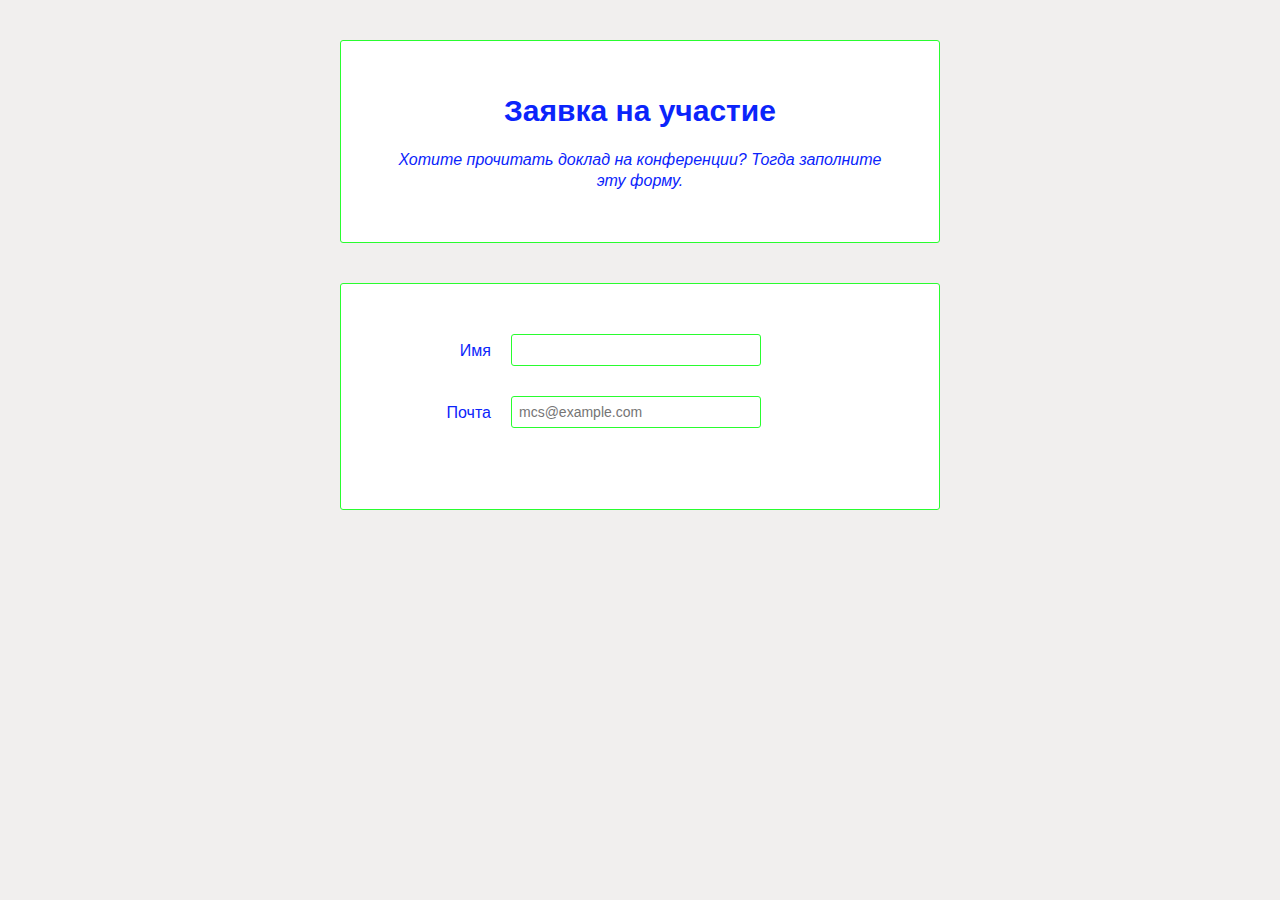
<file: forms/speaker-submission.html>
<!DOCTYPE html>
<html lang="ru">
<head>
    <meta charset="UTF-8"/>
    <title>Заявка на участие</title>
    <link rel="stylesheet" href="styles.css"/>
    <meta name="viewport" content="width=device-width, initial-scale=1">		
</head>
<body>

    <header class="speaker-form-header">
      <h1>Заявка на участие</h1>
      <p><em>Хотите прочитать доклад на конференции? Тогда заполните эту форму.</em></p>
    </header>

    <form action="" method="get" class="speaker-form">
        <div class="form-row">
            <label for="full-name">Имя</label>
            <input id="full-name" name="full-name" type="text"/>
          </div>

        <div class="form-row">
            <label for="email">Почта</label>
            <input id="email" name="email" type="email"
            placeholder="mcs@example.com"/>
        </div>
    </form>

</body>
</html>
</file>
<file: 2_project_css/styles.css>
body{
    margin-top: 96px;
    margin-left: 65px;
    margin-right: 65px;
    font-family: 'Times New Roman', Times, serif;
    font-weight: 700;
}

ul{
    color: blue;
    font-size: 25px;
}

h1{
    font-size: 50px;
}

h2{
    font-size: 40px;
}

p{
    font-size: 25px;
}

.headers{
    background-color: black;
    color: white;
}

.text_block{
    margin-top: 53px;
}
</file>
<file: 3_project_backgrounds_flexboxes/styles.css>
*{
    margin: 0;
    padding: 0;
    box-sizing: border-box;
}
body{
    font-family: Helvetica;
}

h1{
    font-size: 50px;
}

.stripe{
    color: white;
    background-color: #E5E000;
    justify-content: space-between;
}

.stripe a{
    color: white;
    text-decoration: none;
}

.stripe li {
    display: inline-block;
    font-size: 25px;
    text-transform: uppercase;
    }

.stripe li::after {
    content:' / ';
    }

.stripe li:last-child::after {
    content:'';
    }

.thick-stripe{
    height: 200px;
}
.thin-stripe{
    height: 100px;
}

.container{
    display: flex;
    /*padding-left: 80px;*/
    padding: 0 80px;
    align-items: center;
}

.content{
    margin: 100px 0;
}

.content p{
    font-size: 50px;
    margin-top: 80px;
}

.background{
   height: 1080px;
   background-image: url(images/anime.svg);
   background-size:cover
}
</file>
<file: 4_project_flexboxes/styles.css>
*{
    margin: 0;
    padding: 0;
    box-sizing: border-box;
}

h1{
    font-size: 20px;
    font-family: Helvetica;
}

li{
list-style: none;
}

.content{
    display: flex;
    padding: 52px 70px;
    justify-content: center;
    gap: 50px;      
}

.recipe-block{
    display: flex;
    width: 400px;
    border-radius: 30px;
    border: 5px solid #E5E000;
    padding: 33px 33px;
    flex-direction: column;
    justify-content: left;
    align-items:flex-start;
}

.recipe-block h1{
    margin-bottom: 41px;
}

.recipe-block ul{
    margin-bottom: 33px;
}

.recipe-block ul:last-child{
    margin-bottom: 0px;
}
.recipe-block li{
    font-size: 20px;
    font-family: 'Times New Roman';
    font-weight: normal;
}

.recipe-block li:first-child{
    text-transform: uppercase;
}

.stripe{
    display: flex;
    height: 60px;
    color: white;
    background-color: #FE1A19;
    justify-content: space-between;
    align-items: center;
    padding: 0 20px;
    text-transform: uppercase;
}

.stripe a{
    color: white;
    text-decoration: none;
}
</file>
<file: 5_project_positioning/styles.css>
* {
    margin: 0;
    padding: 0;
    box-sizing: border-box;
}

body{
display: flex;
justify-content: center;
}

.container{
    font-family: Arial;
    width: 100%;
    align-items: center;
}

.headers-footers{
    width: 100%;
    font-size: 50px;
    display: flex;
    padding: 50px;
    justify-content: space-between;
}

.header{
    color: #E50043;
    position: fixed;
    z-index: 1;
    background-color: white;
}

.footer{
    color: white;
    background-color: #F8BFC7;
}

.header a{
    text-decoration: none;
    color: #E50043;
}

.header ul {
    display: flex;
    list-style: none;
    gap: 25px;
}

.hero{
    display: flex;
    justify-content:center;
    align-items: center;
    margin-top: 140px;
    width: 100%;
    height: 950px;
    background-image: url(images/evian_origins_logo.svg);
    background-size:cover;
    color: #E50043;
    font-size: 100px;
}

.text-block{
    display: flex;
    border: 3px solid #F8BFC7;
    border-radius: 20px;
    width: 1040px;
    margin: 150px auto;
    padding: 24px;
}

.inblock-text{
    display: flex;
    flex-direction: column;
    justify-content: space-between;
    font-size: 25px;
    line-height: 28.75px;
    letter-spacing: 1.2px;
    height: 232px;
}

.text-block img{
    width: 101px;
    height: 220px;
    margin: auto 80px;
}

.product-line{
    width: 1040px;
    margin: 0 auto;
    display: flex;
    justify-content: space-between;
}

.product-item figure{
    float: right;
    text-align: center;
}

.product-item figure img{
    width: 281px;
    height: 863px;
}

.product-item figcaption{
    font-size: 25px;
    width: 281px;
    margin-top: 48px;
}
</file>
<file: 6_project_responsive_design/styles.css>
* {
    margin: 0;
    padding: 0;
    box-sizing: border-box;
}

body{
    font-family: Helvetica;
    font-weight: bold;
    font-size: 25px;
}

.headers-footers{
    display: flex;
    padding: 30px;
    justify-content: space-between;
    background-color: #0000FF;
    color: white;
}

.container{
    display: flex;
    flex-wrap: wrap;
    justify-content: center;
    /*padding: 20px;*/
    /*gap: 41px;*/
    padding: 6vw;
    gap: 11vw;
}

.block{
    display: flex;
    border: 5px solid black;
    align-items: center;
    justify-content:center;
    text-align: center;
    width: 100%;
    height: 44vw;
    font-size: 6.7vw;
}

    /* Макет для десктопа */
    @media only screen and (min-width: 391px) {
        .container{
            /*padding: 102px 110px;
            gap: 20px;*/
            padding: 7vw 7.6vw;
            gap: 1.4vw;

        }
        .block{
            width: 45%;
            height: 20.8vw;
            font-size: 3.5vw;        
        }    
      }
</file>
<file: 7_project_responsive_images/styles.css>
* {
    margin: 0;
    padding: 0;
    box-sizing: border-box;
}

body {
    font-family: 'Times New Roman';
}

.headers-footers{
    display: flex;
    text-transform: uppercase;
    justify-content: center;
    background-color: #FFE138;
    font-size: 40px;
    padding: 4vw;
}

.page{
    display: flex;
    flex-wrap: wrap;
    padding: 7vw;
    gap: 5vw;
    justify-content:center;
}

.block{
    border: 1px solid black;
    width:302px;
    height: fit-content;
}

.block img{
    display: block;
    width: 100%;
}

.block p,h1{
    margin: 3vw;
    font-size: 20px;
}


@media only screen and (min-width: 540px){
    .headers-footers{
        font-size: 50px;
        padding: 52px;
    }
    .block{
        width: 45%;
    }
}

@media only screen and (min-width: 961px) {
    .page{
        flex-wrap: nowrap;
        padding: 70px;
        gap: 50px;
    }
    .block{
        width: 402px;
    }
    .block p,h1{
        margin: 30px;
    }
}
</file>
<file: 8_ProjectForms/styles.css>
* {
    margin: 0;
    padding: 0;
    box-sizing: border-box;
    font-size: 3vw;
    font-family: Arial, Helvetica, sans-serif;
}

body{
    background-color: #336FD1;
}

.content{
    height: 100vh;
    display: flex;
    flex-direction: column;
    justify-content: space-between;
}

.lock{
    display: flex;
    flex-direction: column;
}

header, footer{
    padding: 1.5rem;
    background-color: #F8BFC7;
    font-size: 1rem;
    font-weight: bold;
    text-transform: uppercase;
    display: flex;
    justify-content: space-between;
}

header ul {
    display: flex;
    list-style: none;
    gap: 1.5rem;
}

header a{
    text-decoration: none;
    color: black;
}

.dropdown {
    position: relative;
}
.dropdown > span {
    z-index: 2;
    position: relative;
    cursor: pointer;
}
.dropdown:hover .features-menu {
    display: flex;
    flex-direction: column;
    background: #F8BFC7;
    border-radius: 5px;
    position: absolute;
    left: -4rem;
    z-index: 1;
}
.features-menu {                    
    display: none;
    padding: 1.5rem;
}
   
footer{
    color: white;
}

.hero{
    background-image: url(background.svg);
    background-size:cover;
    background-position: center center;
}

.ground{
    color: #FEB700;
    font-weight: bold;
    text-transform: uppercase;
    margin: 1.5rem auto 11.1vh;
    font-size: 2.5rem;
}

.receiver-form{
    margin: 4.5rem 4.5rem 9.5rem;
    display: flex;
    flex-direction: column;
    gap: 0.5rem;
    align-items: center;
    width: fit-content;
}

.form-row{
    background-color: #F8BFC7;
    border: 3px solid #FFFFFF;
    border-radius: 1rem;
    width: 50vw;
    padding: 1.5rem;
    color: white;

    display: flex;
    flex-direction: column;
    gap: 0.8rem;
}

.form-row label{
    font-weight: bold;

}

.form-row input,select {
    background-color: #F8BFC7;
    color: white;
    font-family: 'Times New Roman';
    border: none;
    outline: 0;
    border-bottom: 1px solid white;
    appearance: none;
}

.form-row input:-webkit-autofill{
    -webkit-text-fill-color: white !important;
    -webkit-box-shadow: 0 0 0 30px #F8BFC7 inset !important;
}

.form-row ::placeholder{
    color: white;
}

.receiver-form button{
    font-weight: bold;
    text-transform: uppercase;
    padding: 1rem 2rem;
    background-color:#FEB700;
    border: 3px solid white;
    border-radius: 1.5rem;
    color: white;
}


@media only screen and (min-width: 600px) {
    *{
        font-size: 20px;
    }

    .receiver-form{
        margin: 90px 90px 191px;    
    }

    .form-row{
        width: 300px;
        padding: 30px;
        gap: 16px;
    }
}
</file>
<file: forms/styles.css>
* {
    margin: 0;
    padding: 0;
    box-sizing: border-box;
  }
  
  body {
    color: #0b24fb;
    background-color: #f1efee;
    font-family: "Helvetica", "Arial", sans-serif;
    font-size: 16px;
    line-height: 1.3;
  
    display: flex;
    flex-direction: column;
    align-items: center;
  }
  
  .speaker-form-header {
    text-align: center;
    background-color: #ffffff;
    border: 1px solid #29fd2f;
    border-radius: 3px;
  
    width: 80%;
    margin: 40px 0;
    padding: 50px;
  }
  
  .speaker-form-header h1 {
    font-size: 30px;
    margin-bottom: 20px;
  }

  .speaker-form {
    background-color: #ffffff;
    border: 1px solid #29fd2f;
    border-radius: 3px;
  
    width: 80%;
    padding: 50px;
    margin: 0 0 40px 0;
  } 

  .form-row {
    margin-bottom: 40px;
    display: flex;
    justify-content: flex-start;
    flex-direction: column;
    flex-wrap: wrap;
  }
  
  .form-row input[type='text'],
  .form-row input[type="email"] {
    background-color: #ffffff;
    border: 1px solid #29fd2f;
    border-radius: 3px;
    width: 100%;
    padding: 7px;
    font-size: 14px;
  }
  
  .form-row label {
    margin-bottom: 15px;
  }

.form-row input[type="text"]:invalid,
.form-row input[type="email"]:invalid {
  border: 1px solid #D55C5F;
  color: #D55C5F;
  box-shadow: none; /* Удалим красную подсветку по умолчанию в Firefox */
}

  @media only screen and (min-width: 700px) {
    .speaker-form-header,
    .speaker-form {
      width: 600px;
    }
  
    .form-row {
      flex-direction: row;
      align-items: flex-start; /* To avoid stretching */
      margin-bottom: 20px;
    }
  
    .form-row input[type='text'],
    .form-row input[type="email"],    /* Добавим */
    .form-row select,                 /* Эти */
    .form-row textarea               /* Селекторы */
    {
      width: 250px;
      height: initial;
    }
  
    .form-row label {
      text-align: right;
      width: 120px;
      margin-top: 7px;
      padding-right: 20px;
    }
  }
</file>
